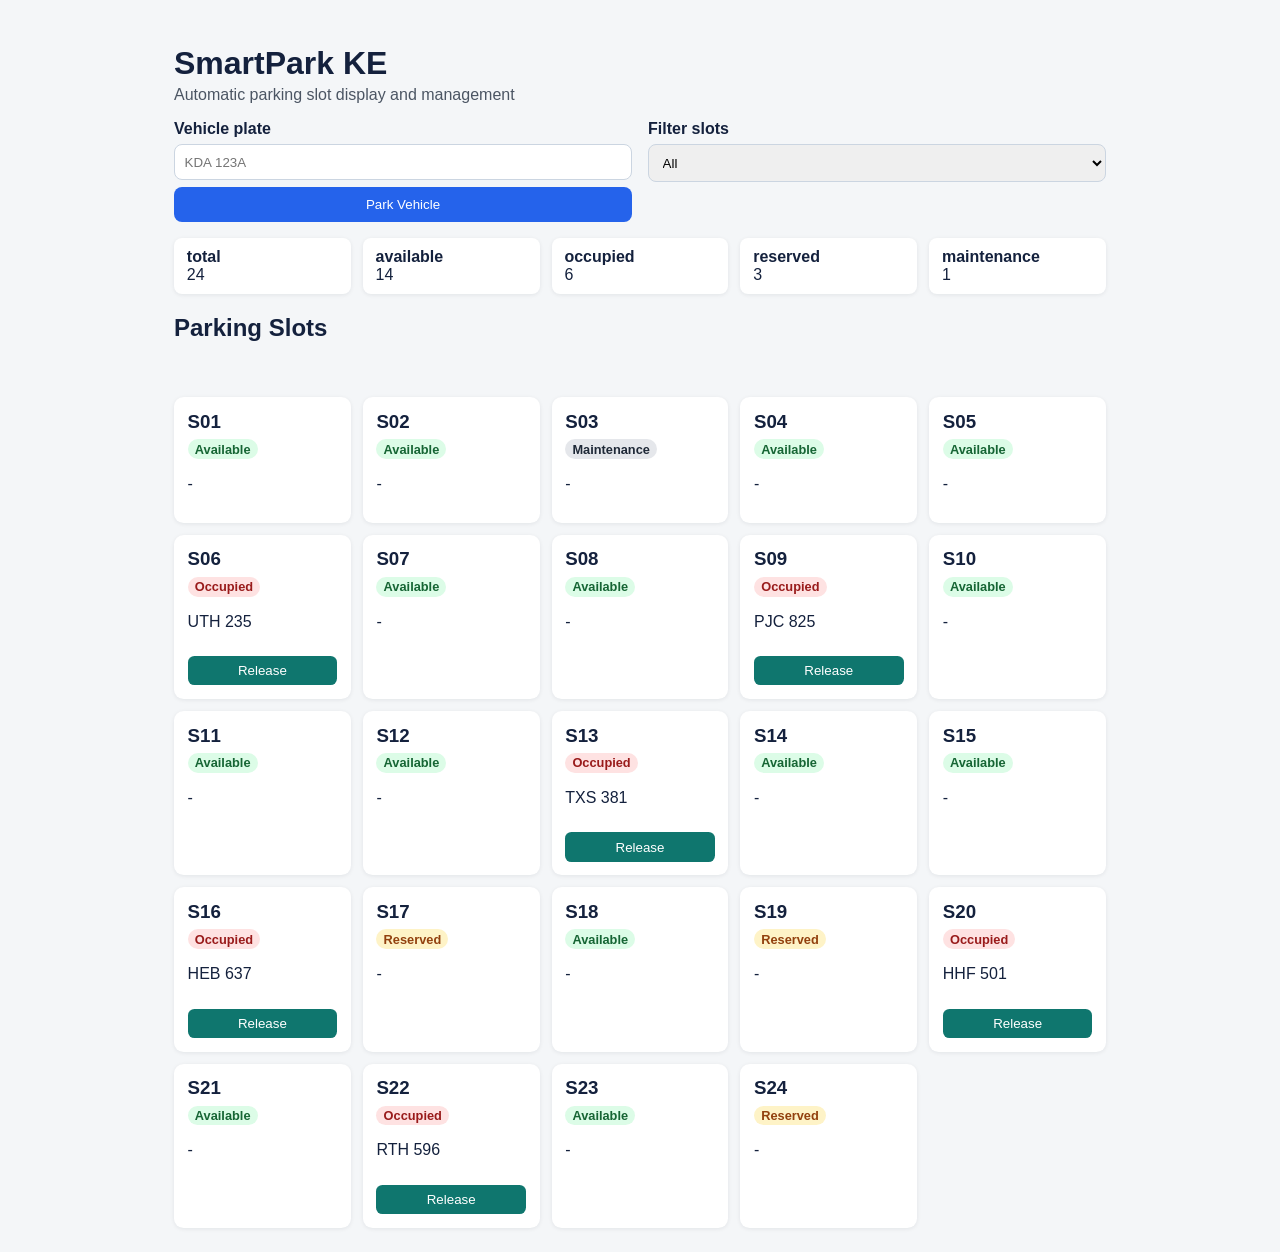
<file: index.html>
<!DOCTYPE html>
<html lang="en">
<head>
  <meta charset="UTF-8">
  <meta name="viewport" content="width=device-width, initial-scale=1.0">
  <title>SmartPark KE</title>
  <link rel="stylesheet" href="styles.css">
</head>
<body>
  <main class="app">
    <header>
      <h1>SmartPark KE</h1>
      <p>Automatic parking slot display and management</p>
    </header>

    <section class="controls">
      <div>
        <label for="plateInput">Vehicle plate</label>
        <input id="plateInput" type="text" placeholder="KDA 123A">
        <button id="parkBtn">Park Vehicle</button>
      </div>
      <div>
        <label for="statusFilter">Filter slots</label>
        <select id="statusFilter">
          <option value="all">All</option>
          <option value="available">Available</option>
          <option value="occupied">Occupied</option>
          <option value="reserved">Reserved</option>
          <option value="maintenance">Maintenance</option>
        </select>
      </div>
    </section>

    <section id="stats" class="stats"></section>

    <section>
      <h2>Parking Slots</h2>
      <p id="message" aria-live="polite"></p>
      <div id="slotGrid" class="slot-grid"></div>
    </section>
  </main>

  <script src="app.js"></script>
</body>
</html>
</file>
<file: styles.css>
* {
  box-sizing: border-box;
}

body {
  margin: 0;
  font-family: Arial, sans-serif;
  background: #f4f6f8;
  color: #14213d;
}

.app {
  max-width: 980px;
  margin: 0 auto;
  padding: 1.5rem;
}

header h1 {
  margin-bottom: 0.25rem;
}

header p {
  margin-top: 0;
  color: #4b5563;
}

.controls {
  display: grid;
  gap: 1rem;
  grid-template-columns: repeat(auto-fit, minmax(260px, 1fr));
  margin: 1rem 0;
}

.controls label {
  display: block;
  margin-bottom: 0.35rem;
  font-weight: 600;
}

.controls input,
.controls select,
.controls button {
  width: 100%;
  padding: 0.6rem;
  border-radius: 0.5rem;
  border: 1px solid #cbd5e1;
}

.controls button {
  margin-top: 0.45rem;
  border: 0;
  background: #2563eb;
  color: #fff;
  cursor: pointer;
}

.stats {
  display: grid;
  grid-template-columns: repeat(auto-fit, minmax(130px, 1fr));
  gap: 0.75rem;
  margin-bottom: 1rem;
}

.stat {
  background: #fff;
  border-radius: 0.5rem;
  padding: 0.65rem 0.8rem;
  box-shadow: 0 1px 4px rgba(15, 23, 42, 0.08);
}

.slot-grid {
  display: grid;
  gap: 0.75rem;
  grid-template-columns: repeat(auto-fit, minmax(160px, 1fr));
}

.slot {
  background: #fff;
  border-radius: 0.6rem;
  padding: 0.85rem;
  box-shadow: 0 1px 4px rgba(15, 23, 42, 0.08);
}

.slot h3 {
  margin: 0 0 0.4rem;
}

.badge {
  display: inline-block;
  padding: 0.15rem 0.45rem;
  border-radius: 0.9rem;
  font-size: 0.8rem;
  font-weight: 600;
  text-transform: capitalize;
}

.available .badge {
  background: #dcfce7;
  color: #166534;
}

.occupied .badge {
  background: #fee2e2;
  color: #991b1b;
}

.reserved .badge {
  background: #fef3c7;
  color: #92400e;
}

.maintenance .badge {
  background: #e5e7eb;
  color: #1f2937;
}

.slot button {
  margin-top: 0.6rem;
  width: 100%;
  border: 0;
  border-radius: 0.4rem;
  padding: 0.45rem;
  cursor: pointer;
  background: #0f766e;
  color: #fff;
}

#message {
  min-height: 1.2rem;
  color: #1d4ed8;
  margin: 0.35rem 0 1rem;
}
</file>
